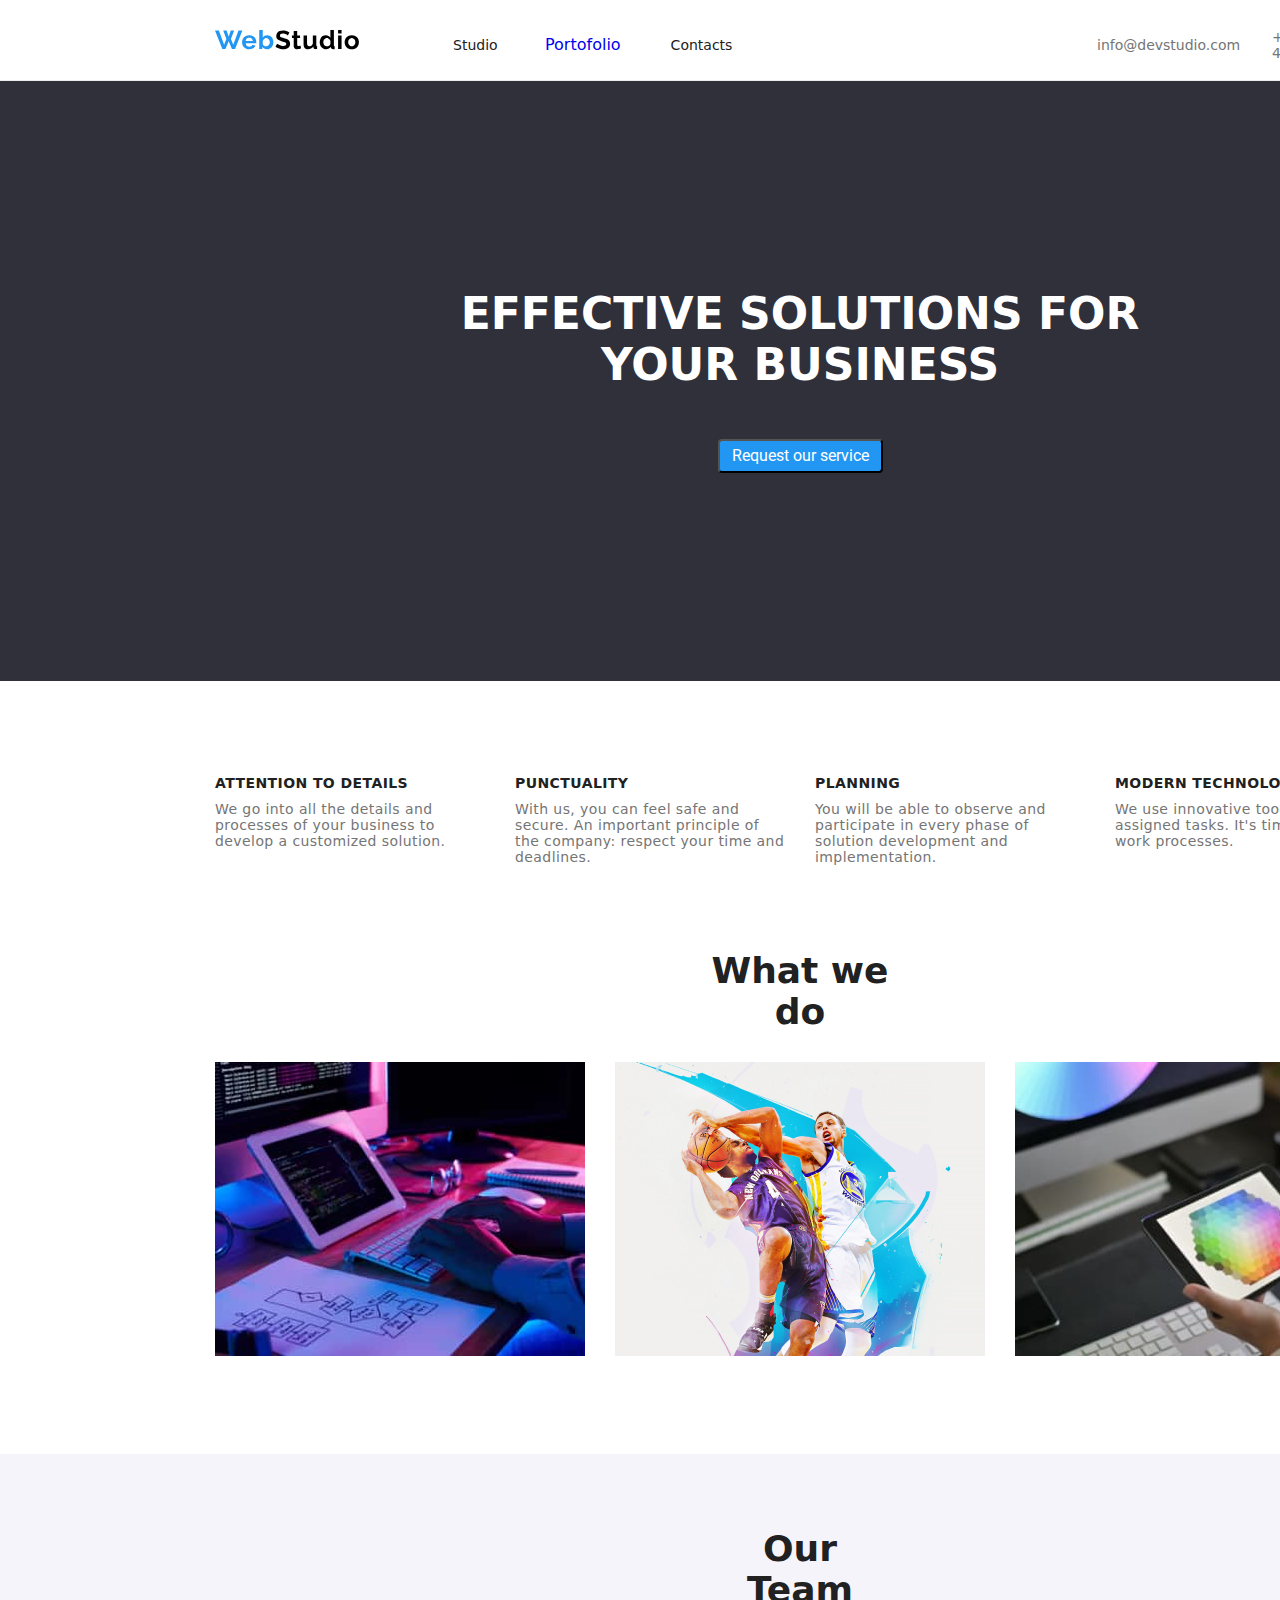
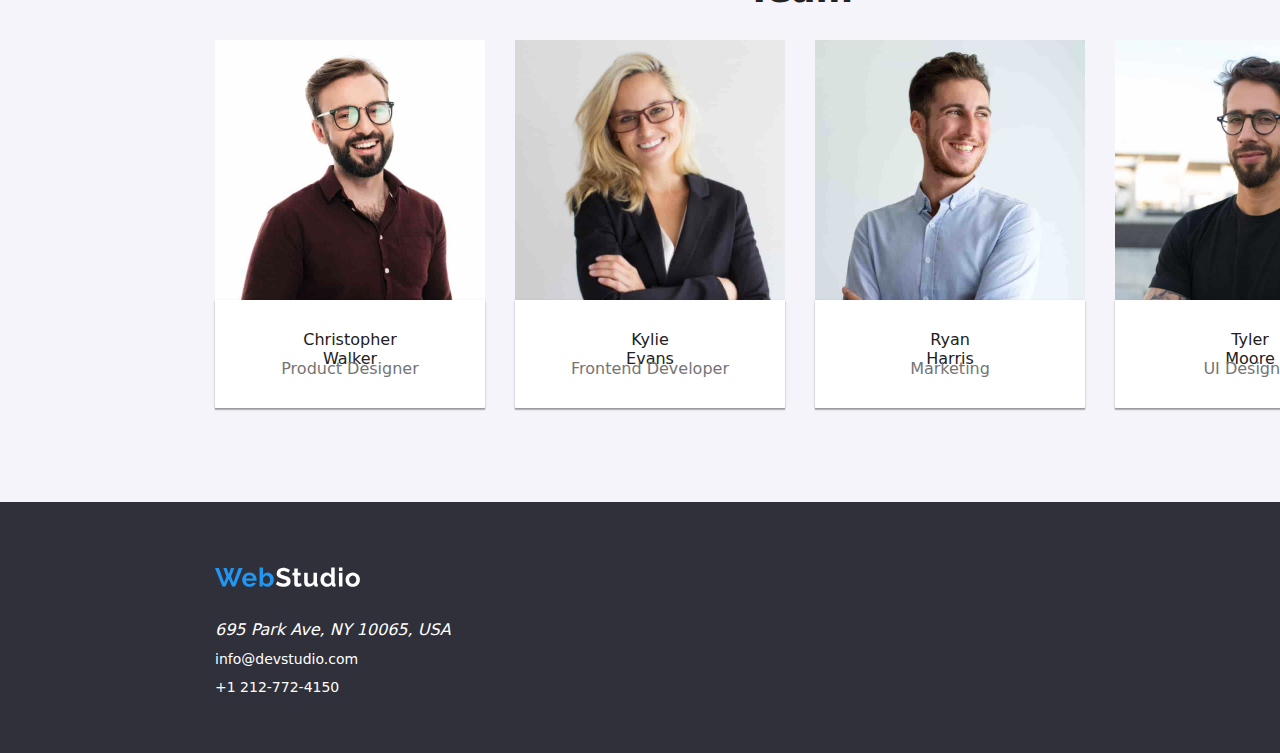
<file: index.html>
<!DOCTYPE html>
<html lang="en">
  <head>
    <meta charset="UTF-8" />
    <meta name="viewport" content="width=device-width, initial-scale=1.0" />
    <title>Web Studio</title>
    <link rel="stylesheet" href="/modern-normalize.css" />
    <link rel="preconnect" href="https://fonts.googleapis.com" />
    <link rel="preconnect" href="https://fonts.gstatic.com" crossorigin />
    <link
      href="https://fonts.googleapis.com/css2?family=Raleway:wght@700&family=Roboto:wght@400;500;700;900&display=swap"
      rel="stylesheet"
    />
    <link rel="stylesheet" href="./css/styles.css" />
  </head>
  <body class="container">
    <!--Header section-->
    <header class="global-header">
      <a class="logo-img" href="./index.html">
        <img src="./logo/WebStudio.svg" alt="WebStudio" />
      </a>

      <!--NAVIGATION SECTION-->
      <nav class="main-navigation">
        <ul class="links">
          <li><a class="studio-activ" href="./index.html">Studio</a></li>
          <li>
            <a class="portofolio1" href="./portofolio.html">Portofolio</a>
          </li>
          <li><a class="contacts1" href="#contacts">Contacts</a></li>
        </ul>
      </nav>
      <div class="contacts">
        <a class="email-link" href="mailto:info@devstudio.com"
          >info@devstudio.com</a
        >
        <a class="phone-section" href="tel:+1 212-772-4150">+1 212-772-4150</a>
      </div>
    </header>

    <!-- Main section -->
    <main class="principal-container">
      <div class="background">
        <h1 class="skills-list">EFFECTIVE SOLUTIONS FOR YOUR BUSINESS</h1>
        <button type="button" class="button-book-a-service">
          <span class="request">Request our service</span>
        </button>
      </div>

      <div class="what-we-do">
        <section class="first-section">
          <div class="specific-works">
            <h3 class="subtitle">ATTENTION TO DETAILS</h3>
            <p class="explanation">
              We go into all the details and processes of your business to
              develop a customized solution.
            </p>
          </div>
          <div class="specific-works">
            <h3 class="subtitle">PUNCTUALITY</h3>
            <p class="explanation">
              With us, you can feel safe and secure. An important principle of
              the company: respect your time and deadlines.
            </p>
          </div>
          <div class="specific-works">
            <h3 class="subtitle">PLANNING</h3>
            <p class="explanation">
              You will be able to observe and participate in every phase of
              solution development and implementation.
            </p>
          </div>
          <div class="specific-works">
            <h3 class="subtitle">MODERN TECHNOLOGIES</h3>
            <p class="explanation">
              We use innovative tools to solve assigned tasks. It's time to
              simplify work processes.
            </p>
          </div>
        </section>

        <!-- What we do section -->
      <section class="screens">
        <div class="screens-title">
        <h2 class="second-part">What we do</h2>
         </div>
        <ul class="screenshots">
          <li>
        <a href="" class="screenshot-one">
          <img
            src="./images/img1.jpg"
            alt="Tastatura pe birou, tableta in fata si tastam de zor"
            width="370"
            height="294"
          ></a>
          </li>
          <li>
        <a href="" class="screenshot-two">
          <img
            src="./images/imag2.jpg"
            alt="Verificarea rezultatelor pe mobil"
            width="370"
            height="294"
          ></a>
          </li>
          <li>
        <a href="" class="screenshot-three">
          <img
            src="./images/img3.jpg"
            alt="Verificarea rezultatelor pe tableta"
            width="370"
            height="294"
          ></a>
          </li>
          </ul>
      </section>
      <section class="team">
        <div class="team-title">
          <h2 class="third-part">Our Team</h2>
        </div>
        <ul class="team-composition">
          <li class="member-one">
        <figure class="individual-cards">
          <img
            src="./images/team 1.jpg"
            alt="team member Christopher Walker"
            width="270"
            height="260"
          >
          <figcaption class="cards">
            <h3 class="member-product-designer">Christopher Walker</h3>
            <p class="member-position">Product Designer</p>
          </figcaption>
        </figure>
        </li>
        <li class="member-two">
        <figure class="individual-cards">
          <img
            src="./images/team 2.jpg"
            alt="team member Kylie Evans"
            width="270"
            height="260"
          >
          <figcaption class="cards">
            <h3 class="member-frontend-developer">Kylie Evans</h3>
            <p class="member-position">Frontend Developer</p>
          </figcaption>
        </figure>
        </li>
        <li class="member-three">
        <figure class="individual-cards">
          <img
            src="./images/team 3.jpg"
            alt="team member Ryan Harris"
            width="270"
            height="260"
          >
          <figcaption class="cards">
            <h3 class="member-marketing">Ryan Harris</h3>
            <p class="member-position">Marketing</p>
          </figcaption>
        </figure>
        </li>
        <li class="member-four">
        <figure class="individual-cards">
          <img
            src="./images/team 4.jpg"
            alt="team member Tyler Moore"
            width="270"
            height="260"
          >
          <figcaption class="cards">
            <h3 class="member-ui-designer">Tyler Moore</h3>
            <p class="member-position">UI Designer</p>
          </figcaption>
        </figure>
        </li>
        </ul>
      </section>
    </main>

    <!--FOOTER-->
    <section>
      <footer class="footer-section">
        <ul class="under">
          <li class="submenu">
            <a href="index.html" class="footer-logo">
              <img
                src="./logo/WebStudiofooter.svg"
                alt="WebStudio"
                width="145"
              />
            </a>
          </li>
          <li class="submenu">
            <address>695 Park Ave, NY 10065, USA</address>
          </li>
          <li class="submenu">
            <a class="email-footer" href="mailto:info@devstudio.com"
              >info@devstudio.com</a
            >
          </li>
          <li class="submenu">
            <a class="phone-footer" href="tel:+1212-772-4150"
              >+1 212-772-4150</a
            >
          </li>
        </ul>
      </footer>
    </section>
  </body>
</html>
</file>
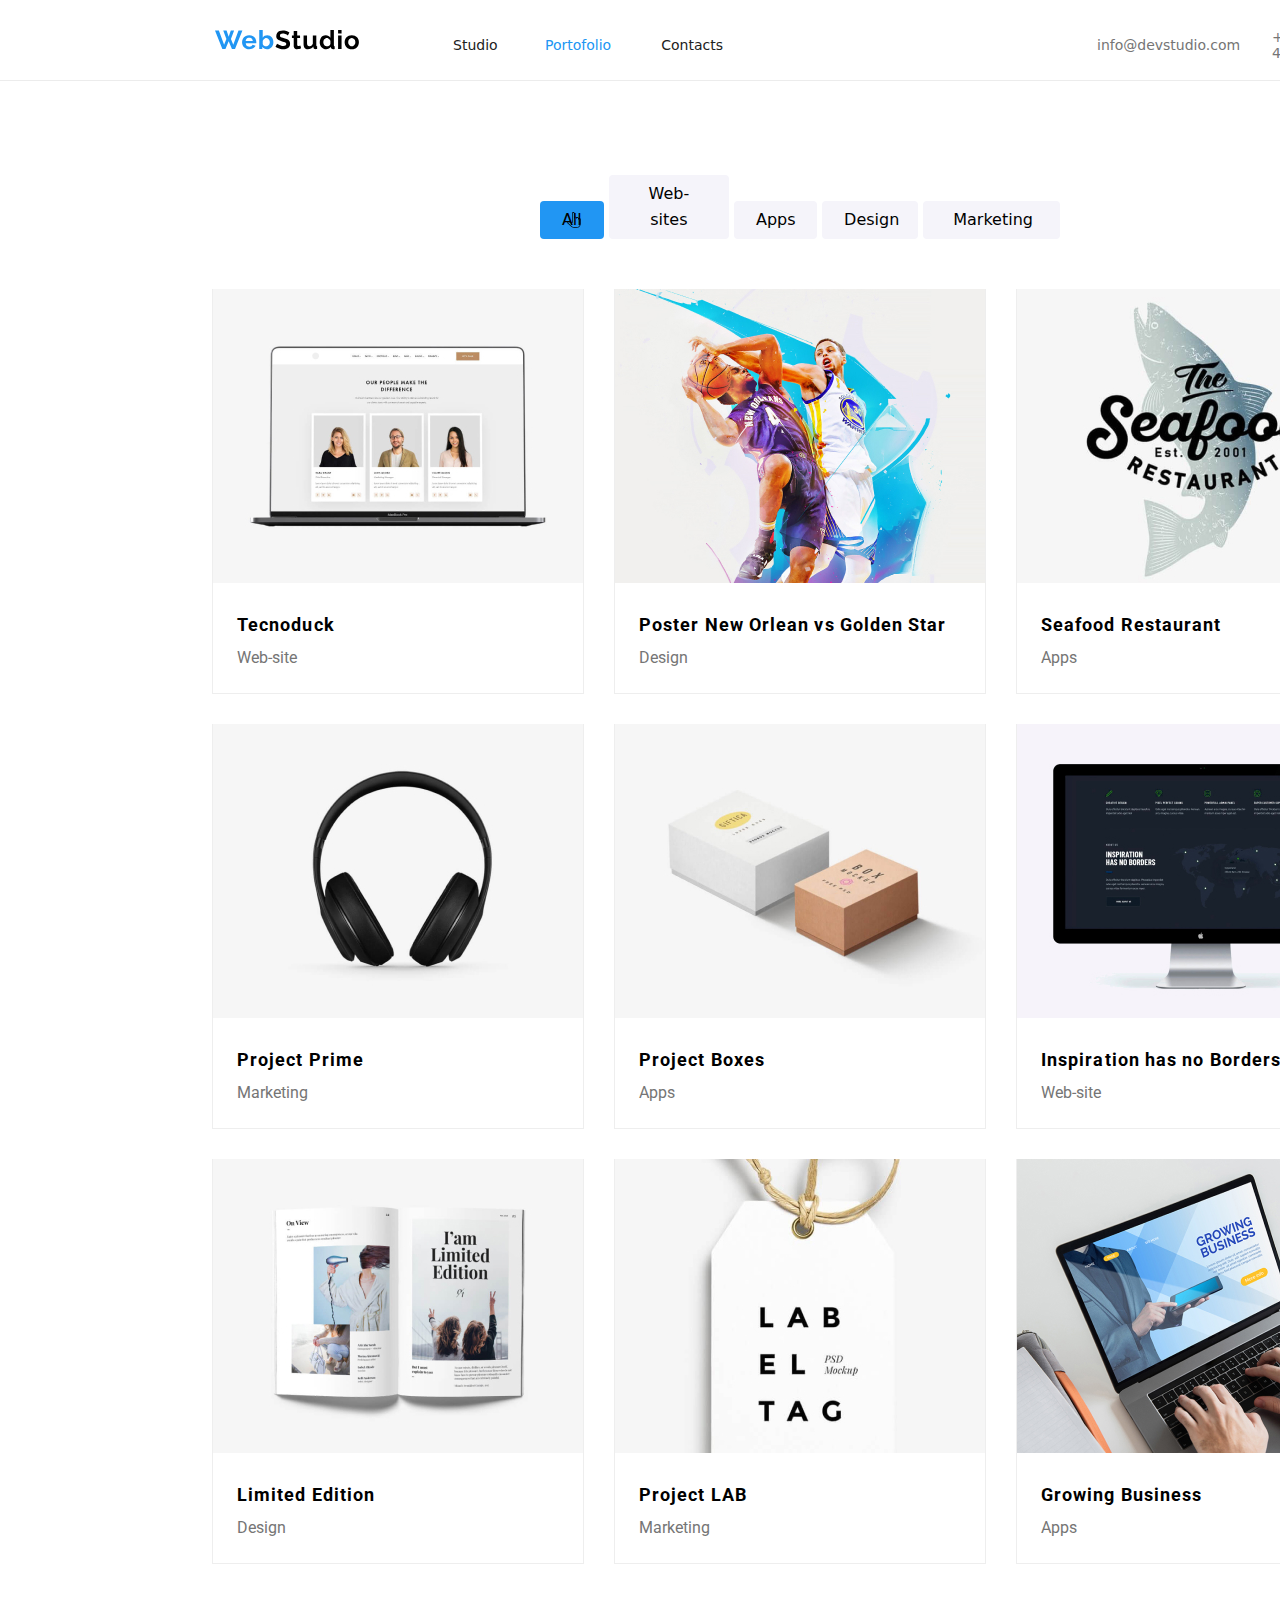
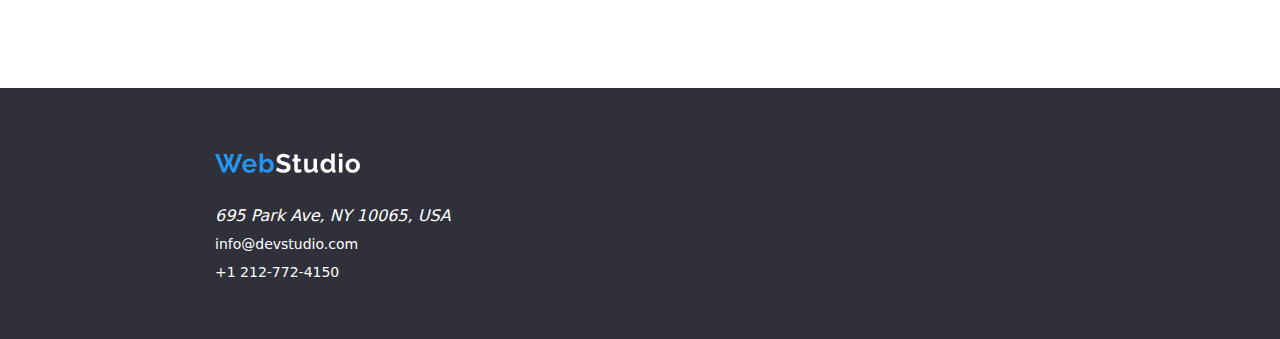
<file: portofolio.html>
<!DOCTYPE html>
<html lang="en">
  <head>
    <meta charset="UTF-8" />
    <meta name="viewport" content="width=device-width, initial-scale=1.0" />
    <title>Portofolio</title>
    <link rel="stylesheet" href="/modern-normalize.css" />
    <link rel="preconnect" href="https://fonts.googleapis.com" />
    <link rel="preconnect" href="https://fonts.gstatic.com" crossorigin />
    <link
      href="https://fonts.googleapis.com/css2?family=Raleway:wght@700&family=Roboto:wght@400;500;700;900&display=swap"
      rel="stylesheet"
    />
    <link rel="stylesheet" href="./css/styles.css" />
  </head>
  <body class="container">
    <!--Header section-->
    <header class="global-header">
      <a class="logo-img" href="./index.html">
        <img src="./logo/WebStudio.svg" alt="WebStudio" />
      </a>

      <!--NAVIGATION SECTION-->
      <nav class="main-navigation">
        <ul class="links">
          <li><a class="studio-activ" href="./index.html">Studio</a></li>
          <li>
            <a class="portofolio2" href="./portofolio.html">Portofolio</a>
          </li>
          <li><a class="contacts1" href="#contacts">Contacts</a></li>
        </ul>
      </nav>
      <div class="contacts">
        <a class="email-link" href="mailto:info@devstudio.com"
          >info@devstudio.com</a
        >
        <a class="phone-section" href="tel:+1 212-772-4150">+1 212-772-4150</a>
      </div>
    </header>
    <!--MOTHER SECTION-->
    <main class="main-portofolio">
      <div class="button-container">
        <button class="all-button" type="button">All</button>
        <button class="web-button" type="button">Web-sites</button>
        <button class="app-button" type="button">Apps</button>
        <button class="design-button" type="button">Design</button>
        <button class="marketing-button" type="button">Marketing</button>
      </div>
      <a href="-" class="pointer">
        <img src="./images/finger.svg" alt="pointer" />
      </a>
      <section class="content-container">
        <div class="image-container">
          <figure class="tecno">
            <img class="web" src="./images/imag1.jpg" alt="Tecnoduck" />
            <figcaption class="aditional-info">
              <h4 class="title">Tecnoduck</h4>
              <p class="category">Web-site</p>
            </figcaption>
          </figure>
        </div>
        <div class="image-container">
          <figure class="basketball">
            <img
              class="design"
              src="./images/imag2.jpg"
              alt="poster new orleans vs golden star"
            />
            <figcaption class="aditional-info">
              <h4 class="title">Poster New Orlean vs Golden Star</h4>
              <p class="category">Design</p>
            </figcaption>
          </figure>
        </div>
        <div class="image-container">
          <figure class="sea-food">
            <img class="apps" src="./images/imag3.jpg" alt="Sea food" />
            <figcaption class="aditional-info">
              <h4 class="title">Seafood Restaurant</h4>
              <p class="category">Apps</p>
            </figcaption>
          </figure>
        </div>
        <div class="image-container">
          <figure class="headphones">
            <img class="marketing" src="./images/imag4.jpg" alt="Headphones" />
            <figcaption class="aditional-info">
              <h4 class="title">Project Prime</h4>
              <p class="category">Marketing</p>
            </figcaption>
          </figure>
        </div>
        <div class="image-container">
          <figure class="bricks">
            <img class="apps" src="./images/imag5.jpg" alt="Boxes" />
            <figcaption class="aditional-info">
              <h4 class="title">Project Boxes</h4>
              <p class="category">Apps</p>
            </figcaption>
          </figure>
        </div>
        <div class="image-container">
          <figure class="inspiration">
            <img
              class="web"
              src="./images/imag6.jpg"
              alt="Inspiration had no borders"
            />
            <figcaption class="aditional-info">
              <h4 class="title">Inspiration has no Borders</h4>
              <p class="category">Web-site</p>
            </figcaption>
          </figure>
        </div>
        <div class="image-container">
          <figure class="limited edition">
            <img
              class="design"
              src="./images/imag7.jpg"
              alt="Limited Edition"
            />
            <figcaption class="aditional-info">
              <h4 class="title">Limited Edition</h4>
              <p class="category">Design</p>
            </figcaption>
          </figure>
        </div>
        <div class="image-container">
          <figure class="project-lab">
            <img class="marketing" src="./images/imag8.jpg" alt="Project LAB" />
            <figcaption class="aditional-info">
              <h4 class="title">Project LAB</h4>
              <p class="category">Marketing</p>
            </figcaption>
          </figure>
        </div>
        <div class="image-container">
          <figure class="growing-bussines">
            <img class="apps" src="./images/imag9.jpg" alt="Growing Business" />
            <figcaption class="aditional-info">
              <h4 class="title">Growing Business</h4>
              <p class="category">Apps</p>
            </figcaption>
          </figure>
        </div>
      </section>
    </main>

    <!--FOOTER-->
    <section>
      <footer class="footer-section">
        <ul class="under">
          <li class="submenu">
            <a href="index.html" class="footer-logo">
              <img
                src="./logo/WebStudiofooter.svg"
                alt="WebStudio"
                width="145"
              />
            </a>
          </li>
          <li class="submenu">
            <address>695 Park Ave, NY 10065, USA</address>
          </li>
          <li class="submenu">
            <a class="email-footer" href="mailto:info@devstudio.com"
              >info@devstudio.com</a
            >
          </li>
          <li class="submenu">
            <a class="phone-footer" href="tel:+1212-772-4150"
              >+1 212-772-4150</a
            >
          </li>
        </ul>
      </footer>
    </section>
  </body>
</html>
</file>
<file: css/styles.css>
/* Body */

.body {
  font-family: "Roboto", "Raleway", "Times New Roman", "sans-serif";
  color: #212121;
}

h1,
h2,
h3,
h4 {
  color: #212121;
  font-weight: 700;
  text-align: center;
}

* {
  margin: 0px;
  padding: 0px;
}

ul {
  list-style-type: none;
}
p {
  color: #757575;
  font-weight: 400;
}

a {
  text-decoration: none;
}

:root {
  --logo-font-family: "Raleway", sans-serif;
  --text-font-family: "Roboto", sans-serif;
  --text-headers-color: #000000;
  --paragraf-text-color: #757575;
  --background-color: #ffffff;
  --text-header-size: 18px;
  --paragraf-text-size: 16px;
  --title-line-high: 1.14em;
  --category-line-high: 1.18em;
}

.container {
  width: 1600px;
  margin: 0 auto;
}

.title {
  color: var(--text-headers-color);
  font-size: var(--text-header-size);
  font-family: Roboto;
  font-style: normal;
  font-weight: 700;
  line-height: var(--title-line-high);
}

.category {
  color: var(--paragraf-text-color);
  font-size: var(--paragraf-text-size);
  font-family: Roboto;
  font-style: normal;
  font-weight: 400;
  line-height: var(--category-line-high);
}

.global-header {
  display: flex;
  box-sizing: content-box;
  align-items: first baseline;
  justify-content: space-between;
  width: 100%;
  height: 80px;
  flex-shrink: 0;
  border-bottom: 1px solid #ececec;
}

.logo-img {
  display: flex;
  box-sizing: content-box;
  align-items: center;
  width: 145px;
  height: 31px;
  padding-top: 24px;
  padding-bottom: 25px;
  margin-left: 215px;
  margin-right: 0;
}

.main-navigation {
  display: flex;
  box-sizing: content-box;
  justify-content: space-between;
  width: 259px;
  height: 16px;
  margin-left: 93px;
  margin-right: 0;
}

.links {
  display: flex;
  align-items: center;
  justify-content: space-between;
  column-gap: 50px;
}

.studio-activ {
  display: flex;
  width: 42px;
  height: 16px;
  color: #212121;
  font-size: 14px;
  font-weight: 500;
  line-height: 1.14em;
}
.studio-activ:active,
.studio-activ:hover {
  color: #2196f3;
}
.portofolio2 {
  width: 58px;
  height: 16px;
  color: #212121;
  font-size: 14px;
  font-weight: 500;
  line-height: 1.14em;
  color: #2196f3;
}

.potofolio1 {
  width: 58px;
  height: 16px;
  color: #212121;
  font-size: 14px;
  font-weight: 500;
  line-height: 1.14em;
}
.portofolio1:hover,
.portofolio1:active {
  color: #2196f3;
}

.portofolio2:hover,
.portofolio2:active {
  color: #000000;
}
.contacts1 {
  width: 59px;
  height: 16px;
  color: #212121;
  font-size: 14px;
  font-weight: 500;
  line-height: 1.14em;
}
.contacts1:hover,
.contacts1:active {
  color: #2196f3;
}
.links:hover,
.links:focus {
  color: #2196f3;
}

.contacts {
  display: flex;
  justify-content: center;
  box-sizing: content-box;
  flex-direction: row;
  align-items: center;
  row-gap: 40px;
  margin-left: 385px;
  width: 503px;
}
.ufo {
  display: flex;
  flex-direction: column;
}
.email-link {
  display: flex;
  justify-self: center;
  box-sizing: content-box;
  margin-right: 40px;
  width: 135px;
  font-size: 14px;
  font-weight: 500;
  line-height: 16px;
  color: #757575;
}
.email-link:hover,
.email-link:focus {
  color: #2196f3;
}
.phone-section {
  box-sizing: content-box;
  display: flex;
  width: 113px;
  color: #757575;
  font-size: 14px;
  font-weight: 500;
  line-height: 16px;
  margin-right: 215px;
  letter-spacing: 0.28px;
}
.phone-section:hover,
.phone-section:focus {
  color: #2196f3;
}
.main-portofolio {
  display: flex;
  flex-direction: column;
  padding-top: 94px;
  padding-bottom: 94px;
}

.button-container {
  display: inline-block;
}

.all-button,
.web-button,
.app-button,
.design-button,
.marketing-button {
  border: 0;
}
.all-button {
  box-sizing: content-box;
  width: 20px;
  border-radius: 4px;
  background-color: #2196f3;
  cursor: pointer;
  text-align: center;
  font-size: 16px;
  font-weight: 500;
  line-height: 26px;
  padding: 6px 22px;
}
.all-button:active {
  color: #2196f3;
}
.web-button {
  box-sizing: content-box;
  width: 76px;
  border-radius: 4px;
  background-color: #f5f4fa;
  cursor: pointer;
  text-align: center;
  font-size: 16px;
  font-weight: 500;
  line-height: 26px;
  padding: 6px 22px;
}
.app-button {
  box-sizing: content-box;
  width: 39px;
  border-radius: 4px;
  background-color: #f5f4fa;
  text-align: center;
  font-size: 16px;
  font-weight: 500;
  line-height: 26px;
  padding: 6px 22px;
}
.design-button {
  box-sizing: content-box;
  width: 52px;
  border-radius: 4px;
  background-color: #f5f4fa;
  cursor: pointer;
  text-align: center;
  font-size: 16px;
  font-weight: 500;
  line-height: 26px;
  padding: 6px 22px;
}
.marketing-button {
  box-sizing: content-box;
  width: 77px;
  border-radius: 4px;
  background-color: #f5f4fa;
  cursor: pointer;
  text-align: center;
  font-size: 16px;
  font-weight: 500;
  line-height: 26px;
  padding: 6px 30px;
}
.cursor {
  cursor: pointer;
}

.pointer {
  position: absolute;
  width: 16px;
  height: 16px;
  left: 566px;
  top: 212px;
}
.main-portofolio {
  display: flex;
  flex-direction: column;
  align-items: center;
  justify-content: space-between;
}
.content-container {
  display: flex;
  justify-content: center;
  align-items: center;
  column-gap: 30px;
  flex-wrap: wrap;
  box-sizing: content-box;
  width: 1176px;
  margin-top: 50px;
}

.image-container {
  display: flex;
  box-sizing: content-box;
  justify-content: space-between;
  flex-direction: column;
  flex-basis: calc((100%-30px) / 3);
  height: 404px;
  margin-bottom: 30px;
  border-bottom: 1px solid #eee;
  /* I also added a border on left and right side
   because in figma seems to have one */
  border-left: 1px solid #eee;
  border-right: 1px solid #eee;
  background-color: #fff;
}
.web,
.design,
.apps,
.marketing {
  box-sizing: content-box;
  width: 370px;
  height: 294px;
}
.aditional-info {
  display: flex;
  flex-direction: column;
}
.title {
  display: flex;
  box-sizing: content-box;
  font-size: 18px;
  margin-top: 20px;
  line-height: 36px;
  letter-spacing: 1.08px;
  margin-left: 24px;
}
.category {
  display: flex;
  box-sizing: content-box;
  text-align: center;
  margin-left: 24px;
  line-height: 30px;
}
.footer-section {
  display: flex;
  background-color: #2f303a;
  width: 100%;
  height: 251px;
  flex-shrink: 0;
  flex-direction: column;
  justify-content: flex-start;
}
.footer-logo {
  display: flex;
  width: 145px;
  height: 31px;
  margin-bottom: 28px;
  margin-top: 60px;
}
.submenu {
  display: flex;
  flex-direction: column;
  color: #ffffff;
  list-style: none;
  margin-left: 215px;
}
.submenu-adress {
  display: flex;
  margin-bottom: 12px;
  width: 207px;
  height: 16px;
  flex-shrink: 0;
  margin-top: 28px;
}
.submenu.submenu-adress,
.submenu.email-footer,
.submenu.contacts-telephone {
  display: flex;
  flex-direction: column;
  flex-shrink: 0;
}
.email-footer {
  color: #ffffff;
  width: 231px;
  height: 16px;
  line-height: 1.14em;
  font-size: 14px;
  margin-top: 12px;
  margin-bottom: 12px;
  text-decoration: none;
}
.email-footer:hover,
.email-footer:focus {
  color: #2196f3;
}
.phone-footer {
  color: #ffffff;
  width: 231px;
  height: 16px;
  line-height: 1.14em;
  font-size: 14px;
  text-decoration: none;
}
.phone-footer:hover,
.phone-footer:focus {
  color: #2196f3;
}
.email-footer:hover,
.email-footer:focus {
  color: #2196f3;
}

.principal-container {
  display: flex;
  flex-wrap: wrap;
  flex-direction: column;
  justify-content: center;
  align-content: center;
}
.background {
  display: flex;
  flex-direction: column;
  justify-content: center;
  align-items: center;
  padding: 2px 4px;
  position: relative;
  box-sizing: border-box;
  background-color: #2f303a;
  width: 100%;
  height: 600px;
  margin-bottom: 94px;
}

.skills-list {
  display: flex;
  box-sizing: border-box;
  width: 696px;
  height: 120px;
  margin-right: auto;
  margin-left: auto;
  color: #ffffff;
  font-size: 44px;
  text-align: center;
  margin-top: 200px;
  margin-bottom: 30px;
}
.button-book-a-service {
  display: flex;
  justify-content: center;
  box-sizing: content-box;
  background-color: #2196f3;
  font-family: var(--text-font-family);
  cursor: pointer;
  font-size: 16px;
  line-height: 30px;
  margin-right: auto;
  margin-left: auto;
  align-self: center;
  width: 161px;
  height: 30px;
  margin-bottom: 200px;
  color: #ffffff;
  text-align: justify;
  border-radius: 4px 4px 4px 4px;
  padding: 0px;
}
.button-book-a-service:hover,
.button-book-a-service:focus {
  color: #2196f3;
}

.first-section {
  display: flex;
  flex-direction: row;
  justify-content: space-between;
  width: 1170px;
  height: 101px;
  flex-shrink: 0;
  row-gap: 30px;
  margin-left: 215px;
  margin-right: 215px;
  margin-bottom: 94px;
}
.specific-works {
  display: flex;
  flex-direction: column;
  display: flex;
  flex-shrink: 0;
}
.subtitle {
  display: flex;
  text-align: left;
  font-size: 14px;
  color: #212121;
  line-height: normal;
  letter-spacing: 0.42px;
  margin-bottom: 10px;
  text-transform: uppercase;
}
.explanation {
  display: flex;
  box-sizing: content-box;
  width: 270px;
  height: 75px;
  flex-direction: column;
  flex-shrink: 0;
  line-height: 16px;
  letter-spacing: 0.42px;
  flex-wrap: wrap;
  flex-grow: 1;
  font-size: 14px;
}
.screens {
  display: flex;
  box-sizing: content-box;
  flex-direction: column;
  width: 100%;
  margin-bottom: 94px;
}

.second-part {
  display: flex;
  justify-content: center;
  align-items: center;
  box-sizing: content-box;
  width: 198px;
  height: 42px;
  margin: auto;
  padding-bottom: 50px;
  font-weight: 700;
  font-size: 36px;
}
.screenshots {
  display: inline-block;
  list-style: none;
  display: flex;
  flex-direction: row;
  gap: 30px;
  margin-left: auto;
  margin-right: auto;
}
.team {
  display: flex;
  flex-direction: column;
  width: 100%;
  height: 648px;
  background-color: #f5f4fa;
}

.third-part {
  display: flex;
  box-sizing: content-box;
  justify-content: center;
  align-items: center;
  width: 165px;
  height: 42px;
  font-size: 36px;
  padding-bottom: 50px;
  padding-top: 94px;
  margin: auto;
}
.team-composition {
  width: 100%;
  display: flex;
  flex-direction: row;
  gap: 30px;
  justify-content: center;
  align-items: center;
  margin-left: auto;
  margin-right: auto;
  padding-top: 0;
}
.individual-cards {
  display: flex;
  width: 270px;
  height: 368px;
  flex-direction: column;
}
.member-product-designer {
  display: flex;
  box-sizing: content-box;
  flex-direction: row;
  font-size: 16px;
  line-height: 19px;
  padding-top: 30px;
  padding-bottom: 10px;
  width: 145px;
  height: 19px;
  margin: auto;
  font-weight: 500;
  margin-top: 0;
}
.member-frontend-developer {
  display: flex;
  box-sizing: content-box;
  flex-direction: row;
  font-size: 16px;
  line-height: 19px;
  padding-top: 30px;
  padding-bottom: 10px;
  width: 86px;
  height: 19px;
  margin: auto;
  font-weight: 500;
  margin-top: 0;
}
.member-marketing {
  display: flex;
  box-sizing: content-box;
  flex-direction: row;
  font-size: 16px;
  line-height: 19px;
  padding-top: 30px;
  padding-bottom: 10px;
  width: 88px;
  height: 19px;
  margin: auto;
  font-weight: 500;
  margin-top: 0;
}
.member-ui-designer {
  display: flex;
  box-sizing: content-box;
  flex-direction: row;
  font-size: 16px;
  line-height: 19px;
  padding-top: 30px;
  padding-bottom: 10px;
  width: 91px;
  height: 19px;
  margin: auto;
  font-weight: 500;
  margin-top: 0;
}
.member-position {
  display: flex;
  flex-direction: column;
  text-align: center;
  font-size: 16px;
  line-height: 1.18em;
  padding-bottom: 30px;
  font-weight: 400;
}
.member-one,
.member-two,
.member-three,
.member-four {
  display: flex;
  box-sizing: border-box;
  justify-content: center;
  align-items: center;
  border-radius: 0px 0px 4px 4px;
  background: #fff;
}
.cards {
  width: 270px;
  height: 108px;
  display: flex;
  flex-direction: column;
  flex-grow: 1;
  box-shadow: 0px 2px 1px 0px rgba(0, 0, 0, 0.2),
    0px 1px 1px 0px rgba(0, 0, 0, 0.14), 0px 1px 3px 0px rgba(0, 0, 0, 0.12);
}
</file>
